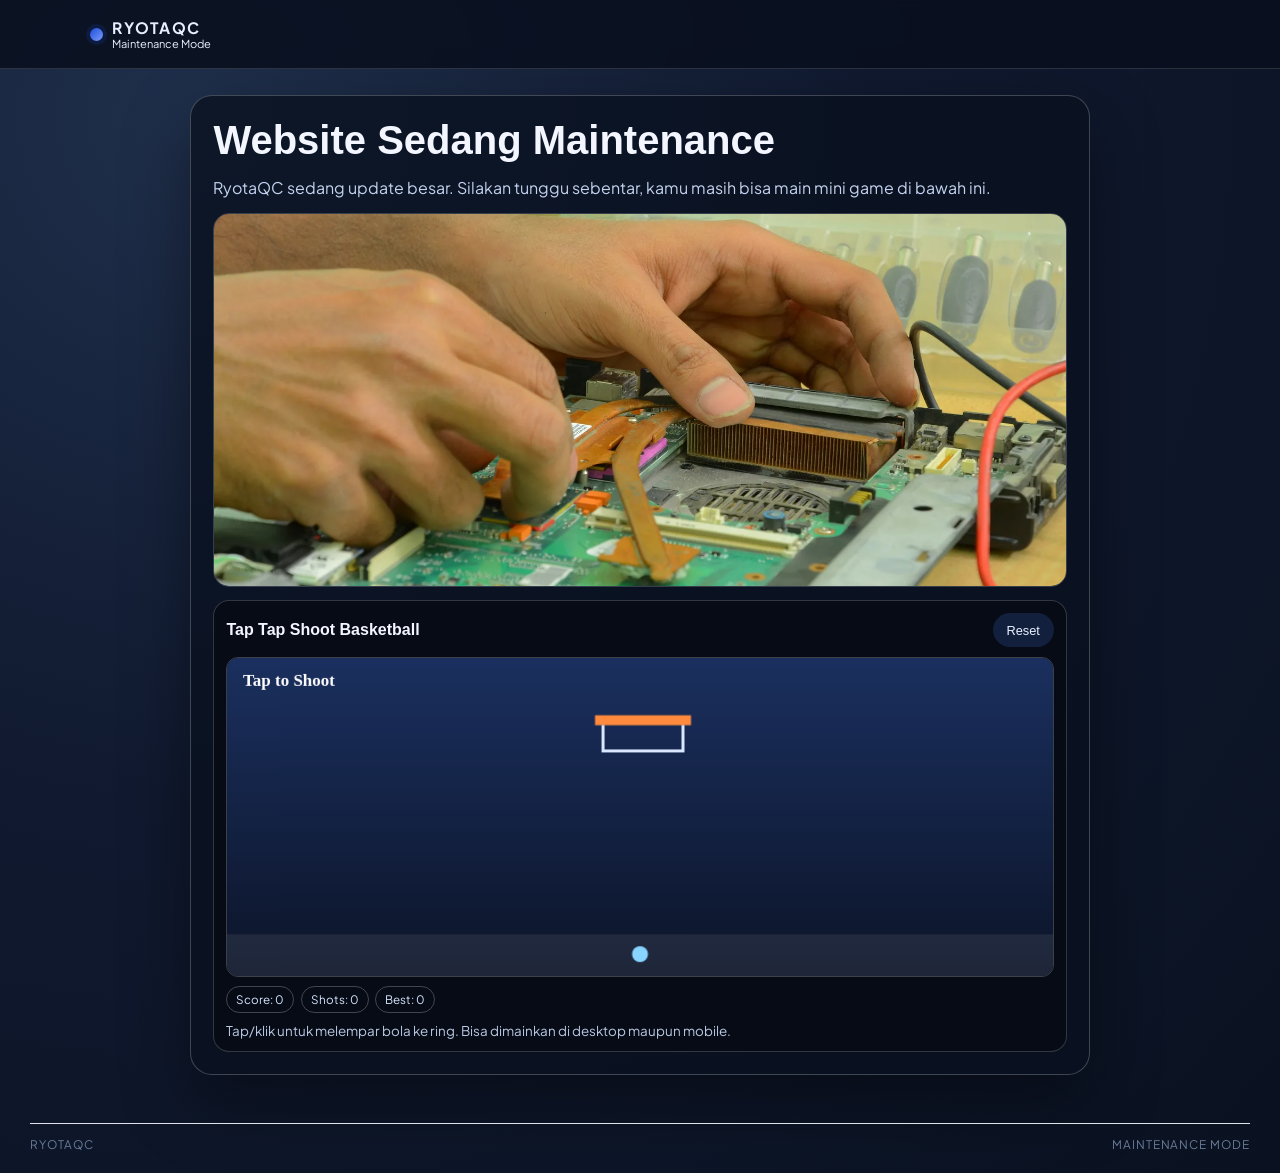
<file: index.html>
﻿<!doctype html>
<html lang="id">
<head>
  <meta charset="utf-8" />
  <meta name="viewport" content="width=device-width, initial-scale=1" />
  <title>RyotaQC</title>
  <meta name="description" content="RyotaQC - portal informasi, tools, quiz, FAQ, dan update terbaru dalam tampilan modern." />
  <link rel="preconnect" href="https://fonts.googleapis.com" />
  <link rel="preconnect" href="https://fonts.gstatic.com" crossorigin />
  <link href="https://fonts.googleapis.com/css2?family=Sora:wght@400;500;600;700&family=Plus+Jakarta+Sans:wght@400;500;600;700&display=swap" rel="stylesheet" />
  <link rel="stylesheet" href="styles.css" />
</head>
<body>
  <div class="bg-noise" aria-hidden="true"></div>

  <header id="site-header" class="site-header"></header>
  <main id="app" class="app"></main>
  <footer id="site-footer" class="site-footer"></footer>

  <script src="content.js"></script>
  <script src="script.js"></script>
</body>
</html>
</file>
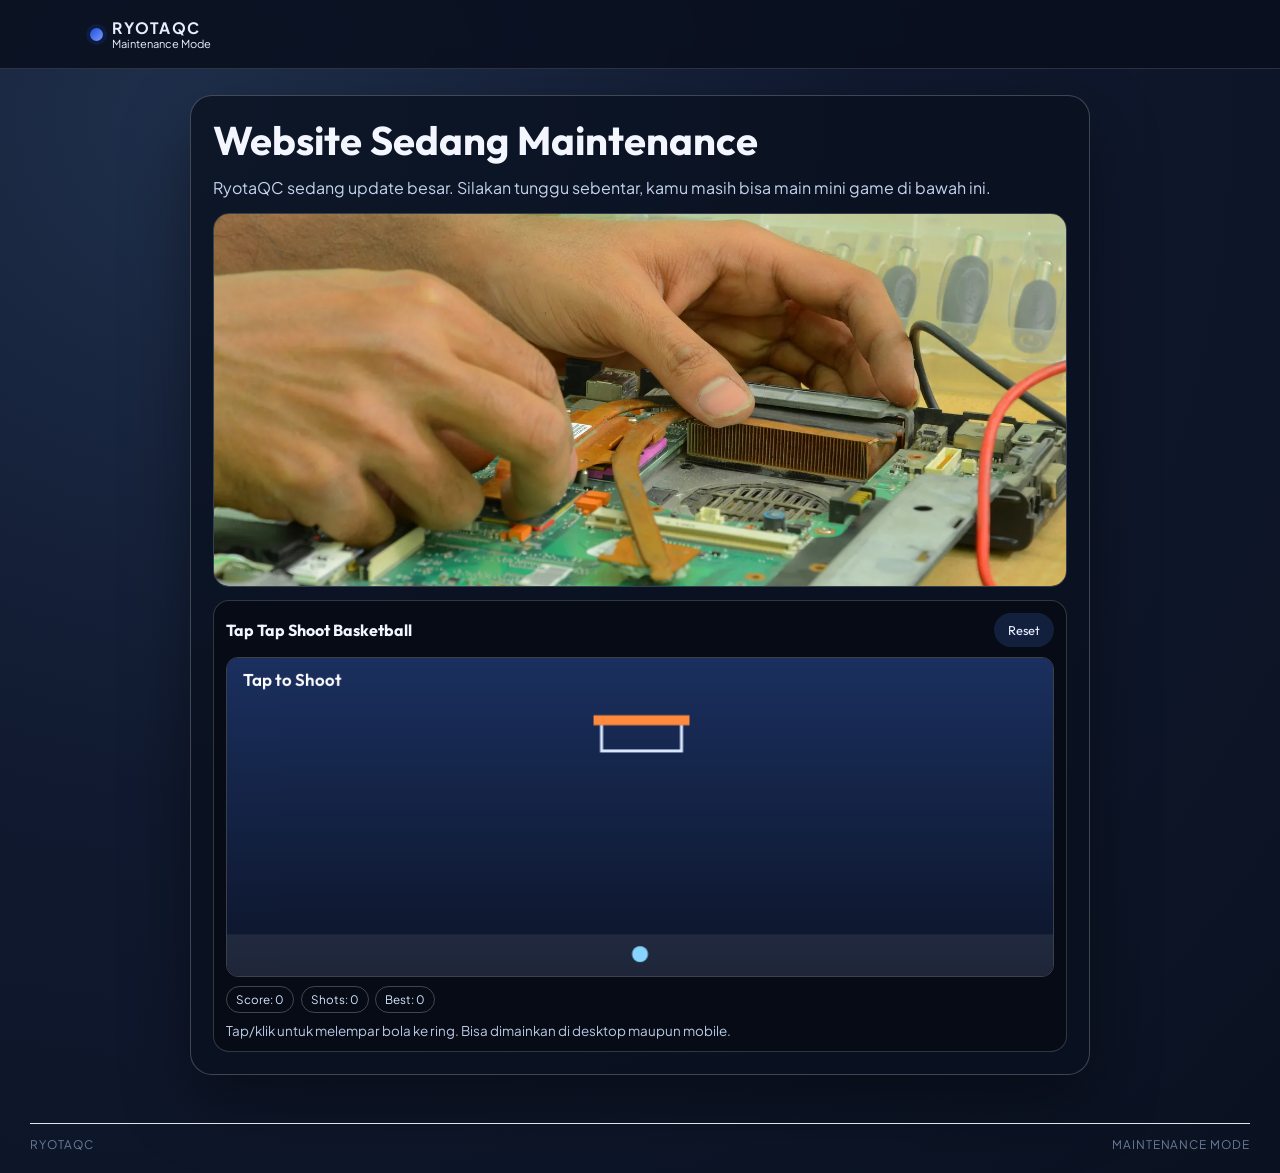
<file: about.html>
﻿<!doctype html>
<html lang="id">
<head>
  <meta charset="utf-8" />
  <meta name="viewport" content="width=device-width, initial-scale=1" />
  <title>RyotaQC - About Me</title>
  <meta name="description" content="Profil singkat dan visi RyotaQC." />
  <link rel="preconnect" href="https://fonts.googleapis.com" />
  <link rel="preconnect" href="https://fonts.gstatic.com" crossorigin />
  <link href="https://fonts.googleapis.com/css2?family=Outfit:wght@400;500;600;700;800&family=Plus+Jakarta+Sans:wght@400;500;600;700&display=swap" rel="stylesheet" />
  <link rel="stylesheet" href="styles.css" />
</head>
<body data-page="about">
  <div id="top-note" class="top-note"></div>
  <header id="site-header" class="site-header"></header>
  <main id="app" class="app"></main>
  <footer id="site-footer" class="site-footer"></footer>
  <script src="content.js"></script>
  <script src="script.js"></script>
</body>
</html>
</file>
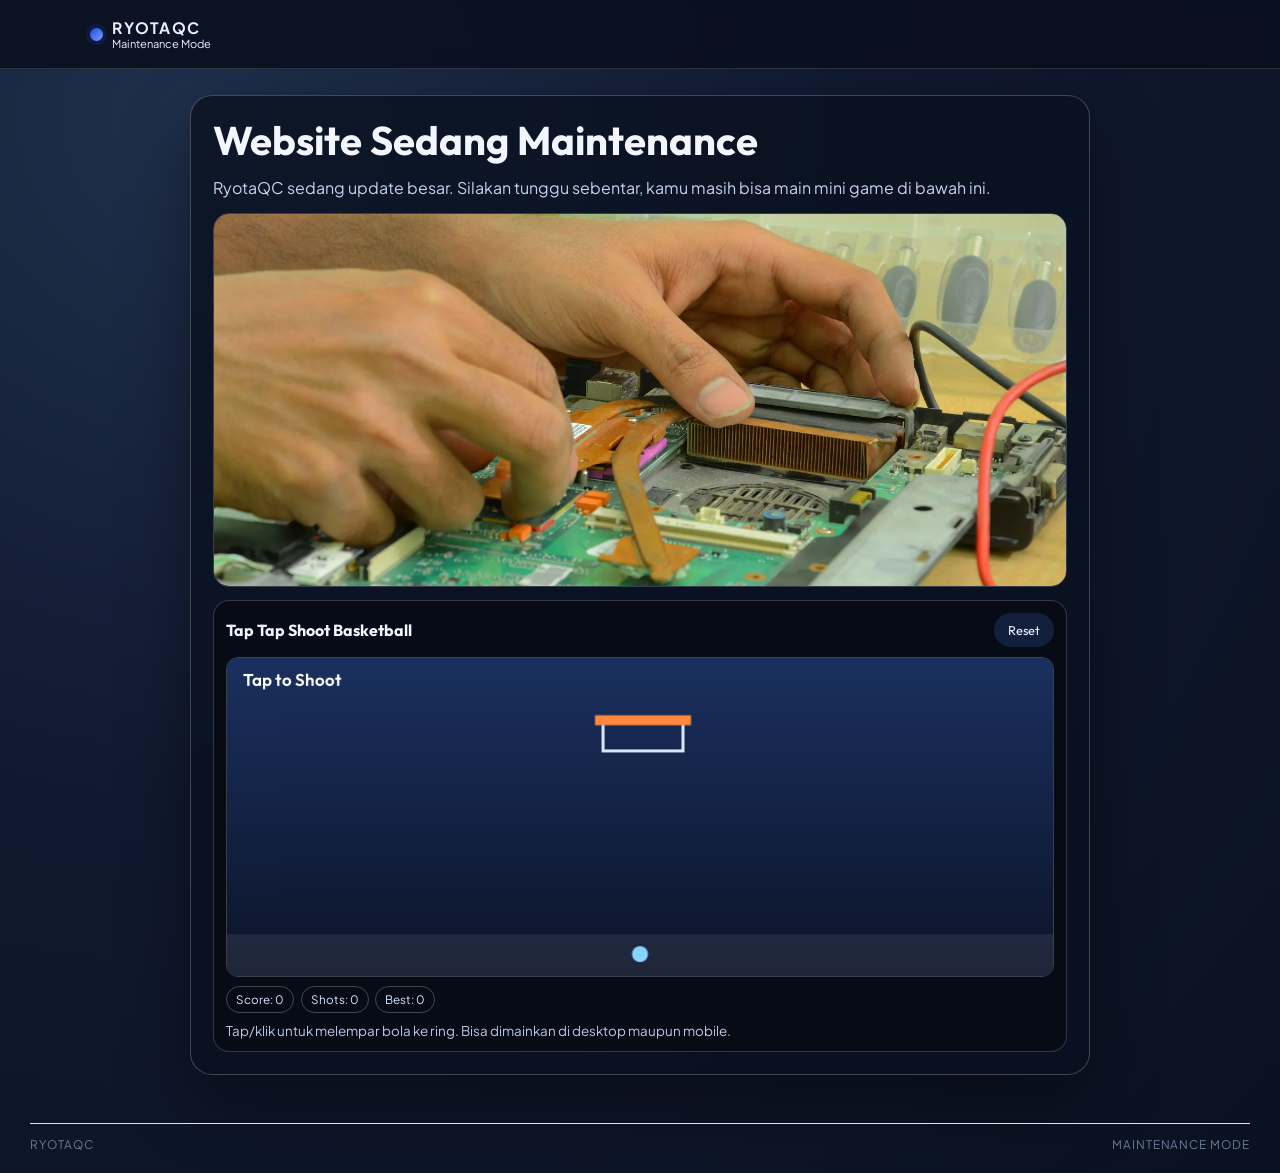
<file: articles.html>
﻿<!doctype html>
<html lang="id">
<head>
  <meta charset="utf-8" />
  <meta name="viewport" content="width=device-width, initial-scale=1" />
  <title>RyotaQC - Artikel</title>
  <meta name="description" content="Kumpulan artikel dan tutorial pembelajaran RyotaQC." />
  <link rel="preconnect" href="https://fonts.googleapis.com" />
  <link rel="preconnect" href="https://fonts.gstatic.com" crossorigin />
  <link href="https://fonts.googleapis.com/css2?family=Outfit:wght@400;500;600;700;800&family=Plus+Jakarta+Sans:wght@400;500;600;700&display=swap" rel="stylesheet" />
  <link rel="stylesheet" href="styles.css" />
</head>
<body data-page="articles">
  <div id="top-note" class="top-note"></div>
  <header id="site-header" class="site-header"></header>
  <main id="app" class="app"></main>
  <footer id="site-footer" class="site-footer"></footer>
  <script src="content.js"></script>
  <script src="script.js"></script>
</body>
</html>
</file>
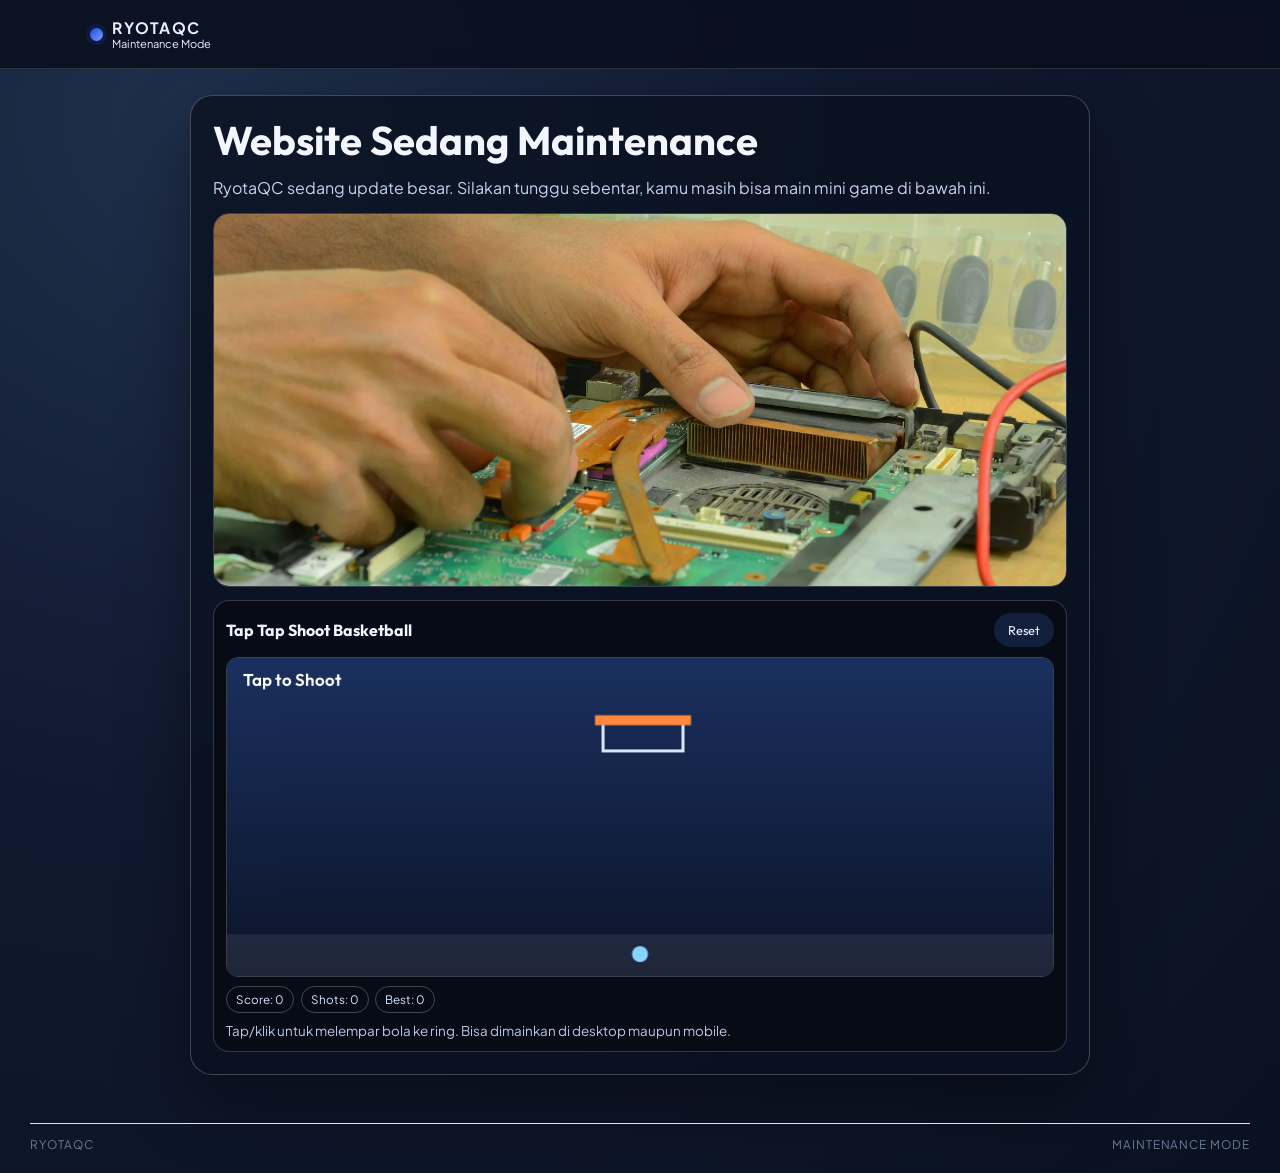
<file: download.html>
﻿<!doctype html>
<html lang="id">
<head>
  <meta charset="utf-8" />
  <meta name="viewport" content="width=device-width, initial-scale=1" />
  <title>RyotaQC - Download</title>
  <meta name="description" content="Download materi pembelajaran dan dokumen RyotaQC." />
  <link rel="preconnect" href="https://fonts.googleapis.com" />
  <link rel="preconnect" href="https://fonts.gstatic.com" crossorigin />
  <link href="https://fonts.googleapis.com/css2?family=Outfit:wght@400;500;600;700;800&family=Plus+Jakarta+Sans:wght@400;500;600;700&display=swap" rel="stylesheet" />
  <link rel="stylesheet" href="styles.css" />
</head>
<body data-page="download">
  <div id="top-note" class="top-note"></div>
  <header id="site-header" class="site-header"></header>
  <main id="app" class="app"></main>
  <footer id="site-footer" class="site-footer"></footer>
  <script src="content.js"></script>
  <script src="script.js"></script>
</body>
</html>
</file>
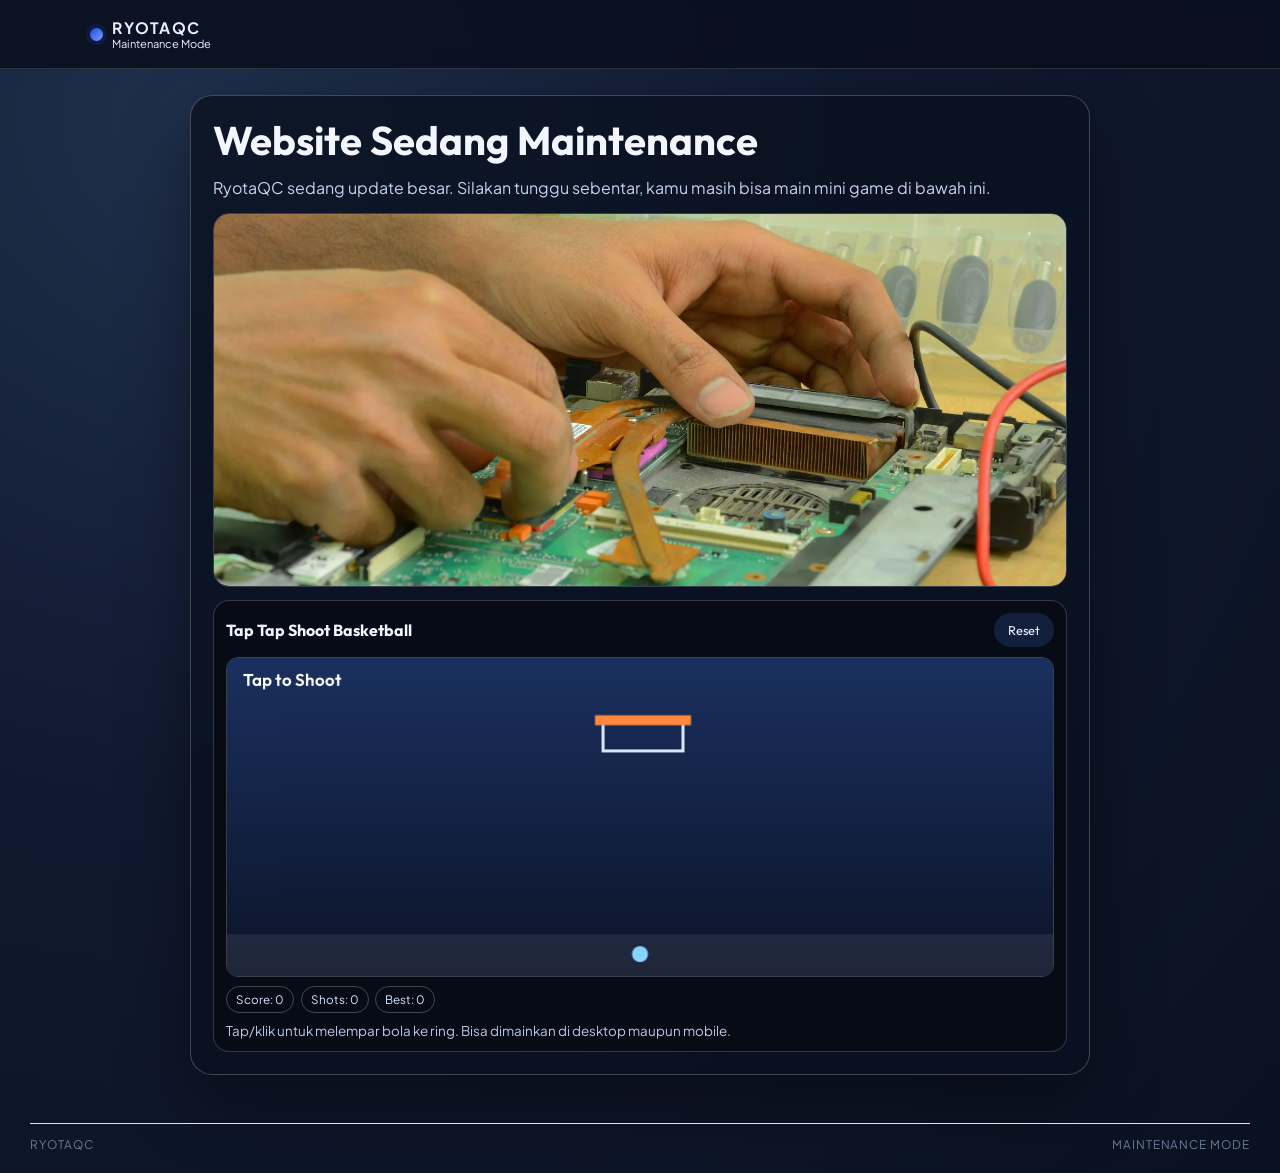
<file: information.html>
﻿<!doctype html>
<html lang="id">
<head>
  <meta charset="utf-8" />
  <meta name="viewport" content="width=device-width, initial-scale=1" />
  <title>RyotaQC - Information</title>
  <meta name="description" content="Informasi dan update terbaru RyotaQC." />
  <link rel="preconnect" href="https://fonts.googleapis.com" />
  <link rel="preconnect" href="https://fonts.gstatic.com" crossorigin />
  <link href="https://fonts.googleapis.com/css2?family=Outfit:wght@400;500;600;700;800&family=Plus+Jakarta+Sans:wght@400;500;600;700&display=swap" rel="stylesheet" />
  <link rel="stylesheet" href="styles.css" />
</head>
<body data-page="information">
  <div id="top-note" class="top-note"></div>
  <header id="site-header" class="site-header"></header>
  <main id="app" class="app"></main>
  <footer id="site-footer" class="site-footer"></footer>
  <script src="content.js"></script>
  <script src="script.js"></script>
</body>
</html>
</file>
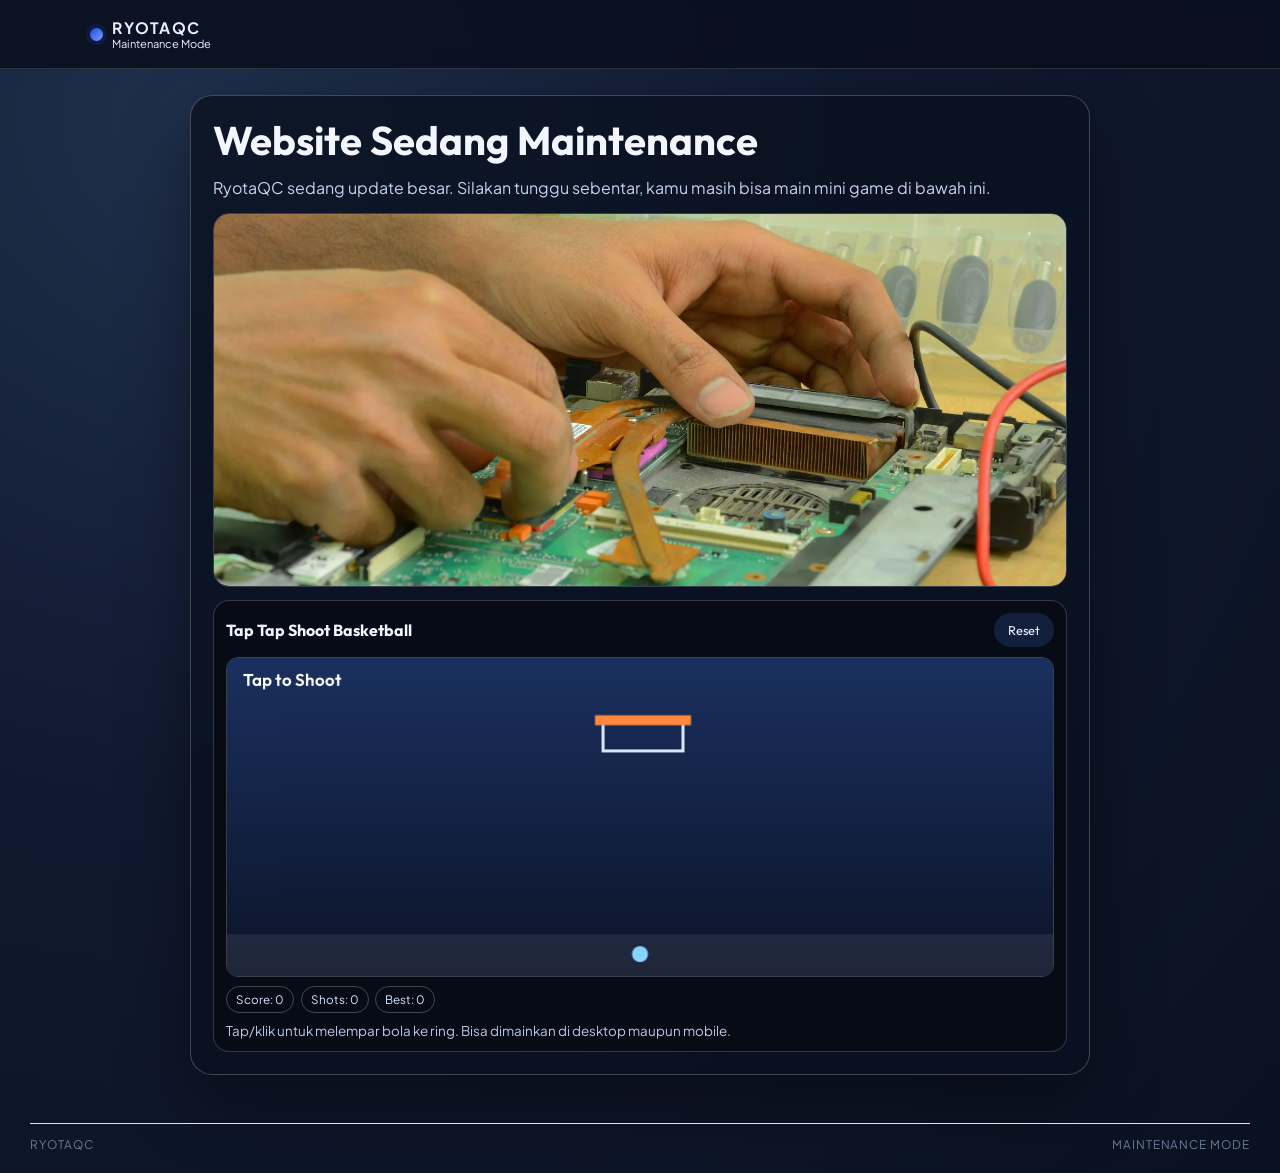
<file: quiz.html>
﻿<!doctype html>
<html lang="id">
<head>
  <meta charset="utf-8" />
  <meta name="viewport" content="width=device-width, initial-scale=1" />
  <title>RyotaQC - Quiz</title>
  <meta name="description" content="Quiz pembelajaran RyotaQC." />
  <link rel="preconnect" href="https://fonts.googleapis.com" />
  <link rel="preconnect" href="https://fonts.gstatic.com" crossorigin />
  <link href="https://fonts.googleapis.com/css2?family=Outfit:wght@400;500;600;700;800&family=Plus+Jakarta+Sans:wght@400;500;600;700&display=swap" rel="stylesheet" />
  <link rel="stylesheet" href="styles.css" />
</head>
<body data-page="quiz">
  <div id="top-note" class="top-note"></div>
  <header id="site-header" class="site-header"></header>
  <main id="app" class="app"></main>
  <footer id="site-footer" class="site-footer"></footer>
  <script src="content.js"></script>
  <script src="script.js"></script>
</body>
</html>
</file>
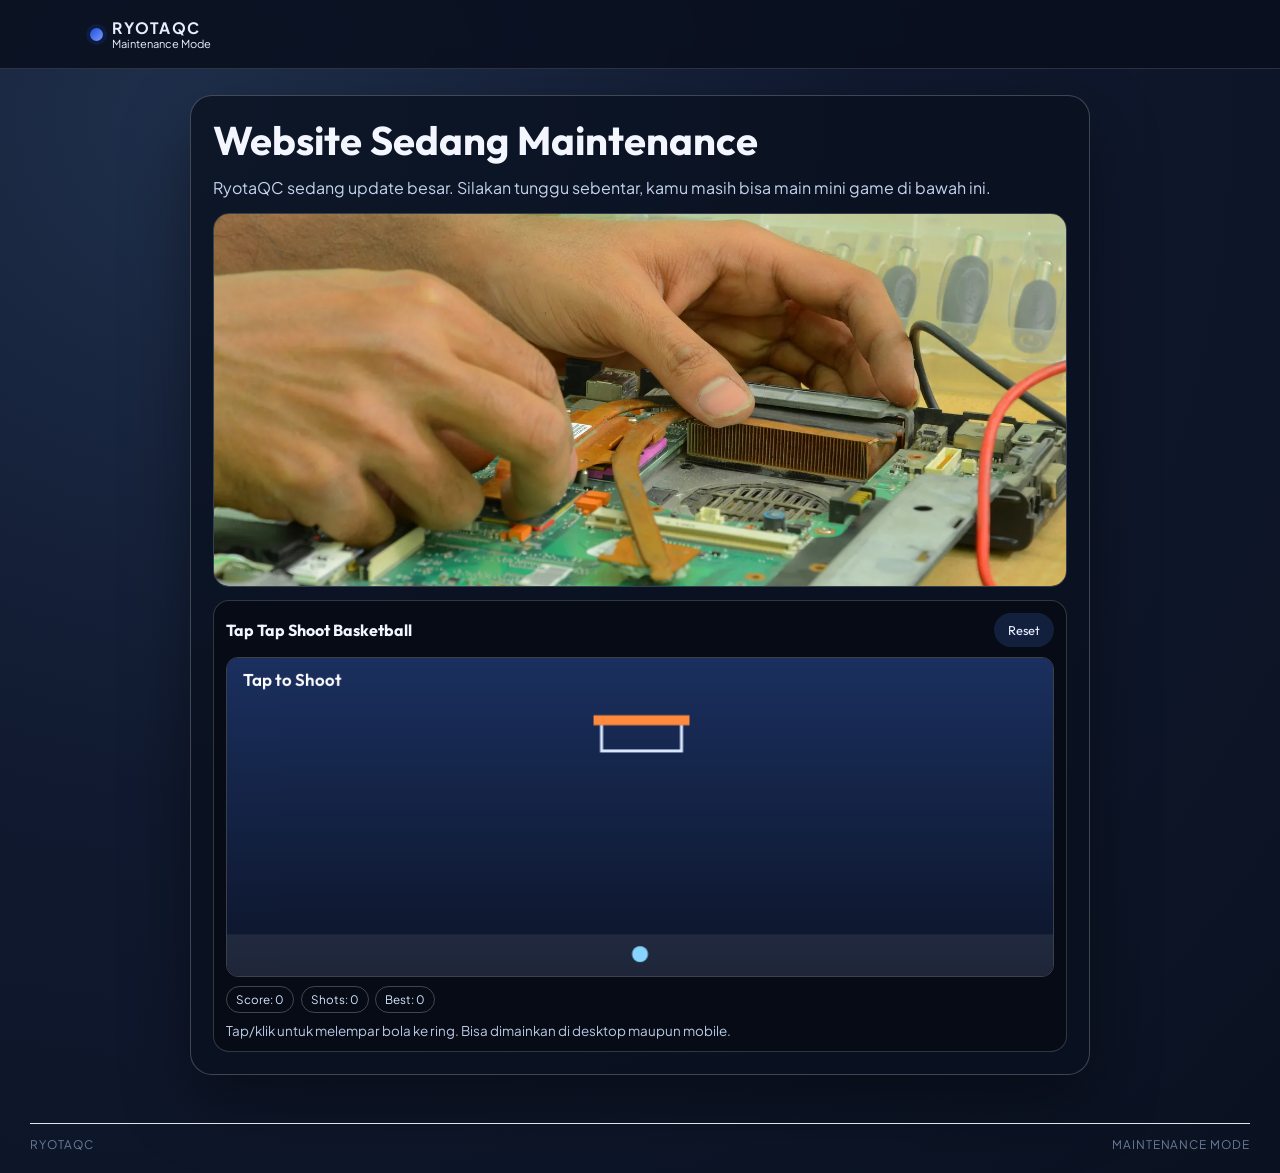
<file: tools.html>
﻿<!doctype html>
<html lang="id">
<head>
  <meta charset="utf-8" />
  <meta name="viewport" content="width=device-width, initial-scale=1" />
  <title>RyotaQC - Tools</title>
  <meta name="description" content="Daftar tools pendukung materi RyotaQC." />
  <link rel="preconnect" href="https://fonts.googleapis.com" />
  <link rel="preconnect" href="https://fonts.gstatic.com" crossorigin />
  <link href="https://fonts.googleapis.com/css2?family=Outfit:wght@400;500;600;700;800&family=Plus+Jakarta+Sans:wght@400;500;600;700&display=swap" rel="stylesheet" />
  <link rel="stylesheet" href="styles.css" />
</head>
<body data-page="tools">
  <div id="top-note" class="top-note"></div>
  <header id="site-header" class="site-header"></header>
  <main id="app" class="app"></main>
  <footer id="site-footer" class="site-footer"></footer>
  <script src="content.js"></script>
  <script src="script.js"></script>
</body>
</html>
</file>
<file: styles.css>
﻿:root {
  --bg: #ffffff;
  --surface: #ffffff;
  --surface-soft: #f7f9fc;
  --line: #dfe4ea;
  --text: #121a2a;
  --muted: #6f7d93;
  --accent: #1d4ed8;
  --accent-soft: #e9f0ff;
  --danger: #d63031;
  --shadow: 0 10px 28px rgba(13, 23, 38, 0.06);
  --radius: 18px;
}

* {
  box-sizing: border-box;
}

html,
body {
  margin: 0;
  padding: 0;
}

body {
  min-height: 100vh;
  background: var(--bg);
  color: var(--text);
  font-family: "Segoe UI", "Plus Jakarta Sans", sans-serif;
}

body.menu-open {
  overflow: hidden;
}

a {
  color: inherit;
  text-decoration: none;
}

.top-note {
  background: #0f172a;
  color: #dbe5ff;
  font-size: 0.8rem;
}

.top-note-inner {
  width: min(1220px, 100% - 1.4rem);
  margin: 0 auto;
  min-height: 34px;
  display: flex;
  align-items: center;
}

.site-header {
  position: sticky;
  top: 0;
  z-index: 40;
  backdrop-filter: blur(3px);
  background: rgba(255, 255, 255, 0.96);
  border-bottom: 1px solid var(--line);
}

.header-inner {
  width: min(1100px, 100% - 1.4rem);
  margin: 0 auto;
  min-height: 64px;
  display: flex;
  align-items: center;
  justify-content: space-between;
  gap: 1rem;
}

.site-logo {
  display: inline-flex;
  align-items: center;
  gap: 0.58rem;
}

.logo-dot {
  width: 13px;
  height: 13px;
  border-radius: 50%;
  background: linear-gradient(135deg, #1d4ed8, #7c9cff);
  box-shadow: 0 0 0 4px rgba(29, 78, 216, 0.16);
}

.site-logo strong {
  display: block;
  font-family: "Segoe UI", "Plus Jakarta Sans", sans-serif;
  font-size: 0.98rem;
  letter-spacing: 0.08em;
}

.site-logo small {
  display: block;
  font-size: 0.69rem;
  color: #7a879b;
}

.main-nav {
  display: inline-flex;
  align-items: center;
  flex-wrap: wrap;
  gap: 0;
}

.main-nav a {
  min-height: 40px;
  display: inline-flex;
  align-items: center;
  padding: 0 0.78rem;
  border-radius: 0;
  font-size: 0.84rem;
  color: #28374f;
  font-weight: 600;
  border-bottom: 2px solid transparent;
}

.main-nav a.active {
  background: transparent;
  color: #111b2c;
  box-shadow: none;
  border-bottom-color: #2d5fc7;
}

.main-nav a:hover {
  background: transparent;
  color: #111b2c;
}

.menu-toggle,
.drawer-close,
.primary-btn {
  border: 0;
  border-radius: 999px;
  font-family: "Outfit", sans-serif;
  font-size: 0.82rem;
  cursor: pointer;
}

.mini-btn {
  border: 0;
  border-radius: 999px;
  min-height: 34px;
  padding: 0 0.86rem;
  background: #12203d;
  color: #e7efff;
  font-family: "Outfit", sans-serif;
  font-size: 0.8rem;
  cursor: pointer;
}

.menu-toggle {
  display: none;
  min-height: 38px;
  padding: 0 1rem;
  background: #111827;
  color: #ffffff;
}

.mobile-backdrop {
  position: fixed;
  inset: 0;
  background: rgba(9, 16, 31, 0.56);
  opacity: 0;
  pointer-events: none;
  transition: opacity 220ms ease;
  z-index: 44;
}

.mobile-drawer {
  position: fixed;
  top: 0;
  right: 0;
  width: min(340px, 88vw);
  height: 100vh;
  background: #ffffff;
  border-left: 1px solid var(--line);
  box-shadow: -10px 0 40px rgba(13, 23, 38, 0.13);
  transform: translateX(104%);
  transition: transform 260ms ease;
  z-index: 45;
  padding: 0.9rem;
  display: grid;
  align-content: start;
  gap: 1rem;
}

.drawer-head {
  display: flex;
  align-items: center;
  justify-content: space-between;
}

.drawer-head strong {
  font-family: "Outfit", sans-serif;
  letter-spacing: 0.06em;
}

.drawer-close {
  width: 36px;
  height: 36px;
  background: #f3f6fc;
  color: #334255;
}

.drawer-links {
  display: grid;
  gap: 0.45rem;
}

.drawer-links a {
  border: 1px solid var(--line);
  border-radius: 12px;
  padding: 0.76rem 0.8rem;
  font-weight: 600;
  color: #2c3d59;
}

.drawer-links a.active {
  border-color: #b8cdfc;
  background: #ecf3ff;
  color: #1740a8;
}

body.menu-open .mobile-backdrop {
  opacity: 1;
  pointer-events: auto;
}

body.menu-open .mobile-drawer {
  transform: translateX(0);
}

.app {
  width: min(1100px, 100% - 1.2rem);
  margin: 0.45rem auto 0;
}

.home-sections {
  display: grid;
  gap: 2.1rem;
}

.software-section {
  background: #ffffff;
  padding-bottom: 0.35rem;
}

.software-section-head {
  display: flex;
  align-items: center;
  justify-content: space-between;
  gap: 0.8rem;
}

.software-section-head h2 {
  margin: 0;
  font-family: "Segoe UI", "Plus Jakarta Sans", sans-serif;
  font-size: clamp(2rem, 3.1vw, 2.72rem);
  font-weight: 400;
  color: #2f3e55;
  letter-spacing: 0.01em;
}

.software-head-nav {
  display: inline-flex;
  gap: 0.5rem;
}

.software-nav-btn {
  width: 62px;
  height: 62px;
  border-radius: 18px;
  border: 1px solid #a9b2c1;
  background: #f4f5f7;
  color: #3d4b62;
  font-size: 2.15rem;
  line-height: 1;
  cursor: default;
}

.software-divider {
  margin-top: 0.55rem;
  border-top: 1px solid #e1e5eb;
}

.software-list {
  margin-top: 1rem;
  display: grid;
  gap: 2.35rem;
}

.software-row {
  display: grid;
  grid-template-columns: 288px 1fr;
  gap: 2rem;
  align-items: start;
}

.software-thumb {
  display: block;
  border: 1px solid #d8dce3;
  border-radius: 6px;
  overflow: hidden;
  background: #edf3ec;
}

.software-thumb img {
  width: 100%;
  display: block;
  aspect-ratio: 16 / 10;
  object-fit: cover;
}

.software-main h3 {
  margin: 0.2rem 0 0;
  font-family: "Segoe UI", "Plus Jakarta Sans", sans-serif;
  font-size: clamp(1.65rem, 2.4vw, 2.25rem);
  line-height: 1.16;
  font-weight: 700;
}

.software-main h3 a {
  color: #090f1c;
}

.software-main h3 a:hover {
  color: #1b3ea9;
}

.software-meta {
  margin-top: 0.66rem;
  display: flex;
  flex-wrap: wrap;
  align-items: center;
  gap: 0.34rem;
  color: #47566f;
  font-size: 1.03rem;
  font-weight: 500;
  text-transform: uppercase;
}

.software-meta-bar {
  width: 8px;
  height: 22px;
  background: #1f43c6;
  margin-right: 0.15rem;
}

.software-meta a {
  color: #2b3a54;
  text-decoration: none;
}

.software-meta a:hover {
  text-decoration: underline;
}

.software-main p {
  margin: 1rem 0 0;
  color: #808ea4;
  font-size: clamp(1.22rem, 1.75vw, 1.9rem);
  line-height: 1.6;
}

.software-row + .software-row {
  padding-top: 0.05rem;
}

.hero-box {
  border: 1px solid var(--line);
  border-radius: 24px;
  background: var(--surface);
  box-shadow: var(--shadow);
  display: grid;
  grid-template-columns: minmax(280px, 40%) 1fr;
  overflow: hidden;
}

.hero-box figure {
  margin: 0;
  min-height: 260px;
}

.hero-box img {
  width: 100%;
  height: 100%;
  display: block;
  object-fit: cover;
}

.hero-box article {
  padding: clamp(1rem, 2.2vw, 1.6rem);
  display: grid;
  gap: 0.7rem;
  align-content: center;
}

.hero-tag {
  margin: 0;
  display: inline-flex;
  width: fit-content;
  min-height: 26px;
  align-items: center;
  padding: 0 0.62rem;
  border-radius: 999px;
  background: var(--accent-soft);
  color: #2149af;
  font-size: 0.72rem;
  font-weight: 700;
}

.hero-box h1 {
  margin: 0;
  font-family: "Outfit", sans-serif;
  font-size: clamp(1.5rem, 3.3vw, 2.25rem);
  line-height: 1.1;
}

.hero-box p {
  margin: 0;
  color: var(--muted);
  line-height: 1.6;
}

.primary-btn {
  width: fit-content;
  min-height: 40px;
  padding: 0 1rem;
  display: inline-flex;
  align-items: center;
  background: var(--accent);
  color: #ffffff;
  font-weight: 600;
}

.portal-grid {
  margin-top: 1rem;
  display: grid;
  grid-template-columns: minmax(0, 1fr) 320px;
  gap: 1rem;
}

.content-column {
  display: grid;
  gap: 1rem;
}

.content-block {
  border: 1px solid var(--line);
  border-radius: var(--radius);
  background: var(--surface);
  box-shadow: var(--shadow);
  padding: 0.9rem;
}

.content-block header,
.page-head {
  margin-bottom: 0.72rem;
}

.content-block h2,
.page-head h1 {
  margin: 0;
  font-family: "Outfit", sans-serif;
  font-size: clamp(1.15rem, 2vw, 1.45rem);
}

.page-head {
  border: 1px solid var(--line);
  border-radius: var(--radius);
  background: var(--surface);
  box-shadow: var(--shadow);
  padding: 1rem;
}

.page-head p {
  margin: 0.48rem 0 0;
  color: var(--muted);
  line-height: 1.6;
}

.post-grid {
  display: grid;
  grid-template-columns: repeat(3, minmax(0, 1fr));
  gap: 0.75rem;
}

.post-grid.two-col {
  grid-template-columns: repeat(2, minmax(0, 1fr));
}

.post-card {
  border: 1px solid var(--line);
  border-radius: 14px;
  background: var(--surface-soft);
  overflow: hidden;
}

.post-card figure {
  margin: 0;
  aspect-ratio: 16 / 10;
  overflow: hidden;
}

.post-card img {
  width: 100%;
  height: 100%;
  display: block;
  object-fit: cover;
}

.post-body {
  padding: 0.7rem;
}

.post-meta {
  display: flex;
  justify-content: space-between;
  gap: 0.35rem;
  font-size: 0.7rem;
  color: #617089;
  text-transform: uppercase;
  letter-spacing: 0.08em;
}

.post-body h3 {
  margin: 0.35rem 0 0;
  font-family: "Outfit", sans-serif;
  font-size: 1rem;
  line-height: 1.3;
}

.post-body p {
  margin: 0.48rem 0 0;
  color: var(--muted);
  font-size: 0.9rem;
  line-height: 1.55;
}

.sidebar {
  display: grid;
  align-content: start;
  gap: 0.72rem;
}

.side-card {
  border: 1px solid var(--line);
  border-radius: 14px;
  background: var(--surface);
  box-shadow: var(--shadow);
  padding: 0.8rem;
}

.side-card h4 {
  margin: 0;
  font-family: "Outfit", sans-serif;
  font-size: 0.96rem;
}

.side-card p {
  margin: 0.45rem 0 0;
  color: var(--muted);
  line-height: 1.6;
  font-size: 0.9rem;
}

.chip-list {
  margin-top: 0.48rem;
  display: flex;
  flex-wrap: wrap;
  gap: 0.38rem;
}

.chip-list span {
  min-height: 26px;
  display: inline-flex;
  align-items: center;
  padding: 0 0.58rem;
  border-radius: 999px;
  border: 1px solid #d6e0f0;
  font-size: 0.72rem;
  color: #3d4c63;
  background: #f8fbff;
}

.side-card ol {
  margin: 0.55rem 0 0;
  padding-left: 1.2rem;
  color: var(--muted);
  display: grid;
  gap: 0.45rem;
  font-size: 0.9rem;
}

.info-list {
  display: grid;
  gap: 0.65rem;
}

.info-card {
  border: 1px solid var(--line);
  border-radius: 14px;
  padding: 0.78rem;
  background: var(--surface-soft);
}

.info-card span {
  display: inline-flex;
  min-height: 25px;
  align-items: center;
  padding: 0 0.58rem;
  border-radius: 999px;
  font-size: 0.68rem;
  letter-spacing: 0.08em;
  text-transform: uppercase;
  background: #feecec;
  color: var(--danger);
  font-weight: 700;
}

.info-card h3 {
  margin: 0.5rem 0 0;
  font-family: "Outfit", sans-serif;
}

.info-card p {
  margin: 0.36rem 0 0;
  color: var(--muted);
  line-height: 1.55;
}

.tool-list,
.download-list,
.quiz-grid {
  display: grid;
  gap: 0.65rem;
}

.tool-card,
.download-card,
.quiz-card,
.about-card,
.contact-card {
  border: 1px solid var(--line);
  border-radius: 14px;
  background: var(--surface-soft);
  padding: 0.8rem;
}

.tool-card {
  display: flex;
  justify-content: space-between;
  gap: 0.8rem;
}

.tool-card h3,
.download-card h3,
.quiz-card h3,
.about-card h3,
.contact-card h3 {
  margin: 0;
  font-family: "Outfit", sans-serif;
}

.tool-card p,
.download-card p,
.quiz-card p,
.about-card p {
  margin: 0.42rem 0 0;
  color: var(--muted);
  line-height: 1.55;
}

.tool-meta {
  display: inline-flex;
  align-items: center;
  gap: 0.45rem;
}

.tool-meta span {
  min-height: 27px;
  display: inline-flex;
  align-items: center;
  padding: 0 0.58rem;
  border-radius: 999px;
  background: #ecf4ff;
  color: #2550b2;
  font-size: 0.72rem;
  font-weight: 700;
}

.tool-meta a {
  font-size: 0.84rem;
  color: #1e4bd8;
  text-decoration: underline;
}

.download-card {
  display: flex;
  align-items: center;
  justify-content: space-between;
  gap: 0.8rem;
}

.quiz-card span {
  display: inline-flex;
  min-height: 25px;
  align-items: center;
  padding: 0 0.58rem;
  border-radius: 999px;
  font-size: 0.68rem;
  letter-spacing: 0.08em;
  text-transform: uppercase;
  color: #8a5b02;
  background: #fff2d8;
  font-weight: 700;
}

.about-wrap {
  display: grid;
  gap: 0.65rem;
}

.about-card {
  display: grid;
  grid-template-columns: 190px 1fr;
  gap: 0.8rem;
}

.about-card figure {
  margin: 0;
  border-radius: 12px;
  overflow: hidden;
  background: #eaf1ff;
}

.about-card img {
  width: 100%;
  height: 100%;
  object-fit: cover;
  display: block;
}

.about-card span {
  display: inline-block;
  margin-top: 0.3rem;
  color: #375188;
  font-size: 0.82rem;
  font-weight: 600;
}

.contact-card ul {
  margin: 0.5rem 0 0;
  padding-left: 1rem;
  color: var(--muted);
  display: grid;
  gap: 0.36rem;
}

.site-footer {
  width: min(1220px, 100% - 1.4rem);
  margin: 1rem auto 1.3rem;
  border-top: 1px solid var(--line);
  padding-top: 0.8rem;
  display: flex;
  justify-content: space-between;
  gap: 0.6rem;
  font-size: 0.74rem;
  color: #687a96;
  text-transform: uppercase;
  letter-spacing: 0.08em;
}

body.maintenance-mode {
  background: radial-gradient(circle at 15% 10%, #1f2f4b 0%, #10192f 45%, #0a1221 100%);
  color: #f3f6ff;
}

body.maintenance-mode .site-header {
  background: rgba(9, 15, 29, 0.84);
  border-bottom-color: rgba(255, 255, 255, 0.14);
}

.maintenance-head {
  min-height: 68px;
}

.maintenance-head .site-logo strong,
.maintenance-head .site-logo small {
  color: #e7efff;
}

.maintenance-wrap {
  padding: 1.2rem 0 2rem;
}

.maintenance-card {
  width: min(900px, 100%);
  margin: 0 auto;
  border: 1px solid rgba(255, 255, 255, 0.22);
  border-radius: 22px;
  background: rgba(10, 17, 31, 0.78);
  box-shadow: 0 28px 68px rgba(0, 0, 0, 0.4);
  padding: clamp(0.9rem, 2.2vw, 1.4rem);
  display: grid;
  gap: 0.8rem;
}

.maintenance-devbar {
  border: 1px solid rgba(123, 189, 255, 0.45);
  border-radius: 999px;
  background: rgba(123, 189, 255, 0.16);
  padding: 0.36rem 0.4rem 0.36rem 0.72rem;
  display: flex;
  justify-content: space-between;
  align-items: center;
  gap: 0.5rem;
}

.maintenance-devbar span {
  font-size: 0.72rem;
  text-transform: uppercase;
  letter-spacing: 0.08em;
  color: #d9e8ff;
}

.maintenance-card h1 {
  margin: 0;
  font-family: "Outfit", sans-serif;
  font-size: clamp(1.55rem, 3.9vw, 2.5rem);
  line-height: 1.08;
}

.maintenance-card > p {
  margin: 0;
  color: #c3d2ee;
  line-height: 1.58;
}

.maintenance-visual {
  margin: 0;
  border-radius: 16px;
  overflow: hidden;
  border: 1px solid rgba(255, 255, 255, 0.18);
}

.maintenance-visual img {
  width: 100%;
  display: block;
  aspect-ratio: 16 / 7;
  object-fit: cover;
}

.maintenance-game {
  border: 1px solid rgba(255, 255, 255, 0.18);
  border-radius: 16px;
  background: rgba(6, 10, 18, 0.74);
  padding: 0.75rem;
}

.maintenance-game-head {
  display: flex;
  align-items: center;
  justify-content: space-between;
  gap: 0.55rem;
}

.maintenance-game-head h2 {
  margin: 0;
  font-family: "Outfit", sans-serif;
  font-size: 1rem;
}

.maintenance-game-canvas {
  margin-top: 0.6rem;
  width: 100%;
  height: 320px;
  border-radius: 12px;
  border: 1px solid rgba(255, 255, 255, 0.22);
  display: block;
}

.maintenance-stats {
  margin-top: 0.58rem;
  display: flex;
  flex-wrap: wrap;
  gap: 0.4rem;
}

.maintenance-stats span {
  min-height: 27px;
  display: inline-flex;
  align-items: center;
  padding: 0 0.56rem;
  border-radius: 999px;
  border: 1px solid rgba(255, 255, 255, 0.24);
  color: #d6e4ff;
  font-size: 0.73rem;
}

.maintenance-hint {
  margin: 0.55rem 0 0;
  color: #b9c8e4;
  font-size: 0.84rem;
}

.dev-site-dock {
  position: fixed;
  right: 0.9rem;
  bottom: 0.9rem;
  z-index: 65;
  border: 1px solid rgba(22, 64, 165, 0.22);
  background: #ffffff;
  box-shadow: 0 18px 40px rgba(13, 23, 38, 0.16);
  border-radius: 999px;
  padding: 0.38rem;
  display: flex;
  align-items: center;
  gap: 0.45rem;
}

.dev-site-dock span {
  font-size: 0.72rem;
  font-weight: 700;
  color: #3a4a62;
  padding-left: 0.45rem;
}

@media (max-width: 1060px) {
  .main-nav {
    display: none;
  }

  .menu-toggle {
    display: inline-flex;
    align-items: center;
    justify-content: center;
  }

  .hero-box {
    grid-template-columns: 1fr;
  }

  .hero-box figure {
    min-height: 220px;
  }

  .portal-grid {
    grid-template-columns: 1fr;
  }

  .software-row {
    grid-template-columns: 260px 1fr;
    gap: 1.25rem;
  }

  .software-meta {
    font-size: 0.93rem;
  }

  .software-main p {
    font-size: 1.06rem;
  }

  .sidebar {
    grid-template-columns: repeat(3, minmax(0, 1fr));
  }

  .post-grid {
    grid-template-columns: repeat(2, minmax(0, 1fr));
  }

  .about-card {
    grid-template-columns: 1fr;
  }
}

@media (max-width: 720px) {
  .top-note {
    font-size: 0.74rem;
  }

  .header-inner {
    min-height: 64px;
  }

  .app {
    margin-top: 0.8rem;
  }

  .home-sections {
    gap: 1.3rem;
  }

  .post-grid,
  .post-grid.two-col,
  .sidebar {
    grid-template-columns: 1fr;
  }

  .software-section-head {
    align-items: flex-start;
    flex-direction: column;
  }

  .software-nav-btn {
    width: 50px;
    height: 50px;
    border-radius: 14px;
    font-size: 1.75rem;
  }

  .software-row {
    grid-template-columns: 1fr;
    gap: 0.85rem;
  }

  .software-thumb img {
    aspect-ratio: 16 / 9;
  }

  .software-main h3 {
    font-size: clamp(1.35rem, 7vw, 1.72rem);
  }

  .software-meta {
    font-size: 0.8rem;
  }

  .software-main p {
    font-size: 0.99rem;
  }

  .tool-card,
  .download-card {
    flex-direction: column;
    align-items: flex-start;
  }

  .site-footer {
    flex-direction: column;
    font-size: 0.66rem;
    gap: 0.3rem;
  }

  .maintenance-devbar {
    border-radius: 14px;
    flex-wrap: wrap;
  }

  .maintenance-game-canvas {
    height: 280px;
  }

  .dev-site-dock {
    left: 0.6rem;
    right: 0.6rem;
    bottom: 0.6rem;
    border-radius: 14px;
    justify-content: space-between;
  }

  .dev-site-dock span {
    font-size: 0.64rem;
  }
}
</file>
